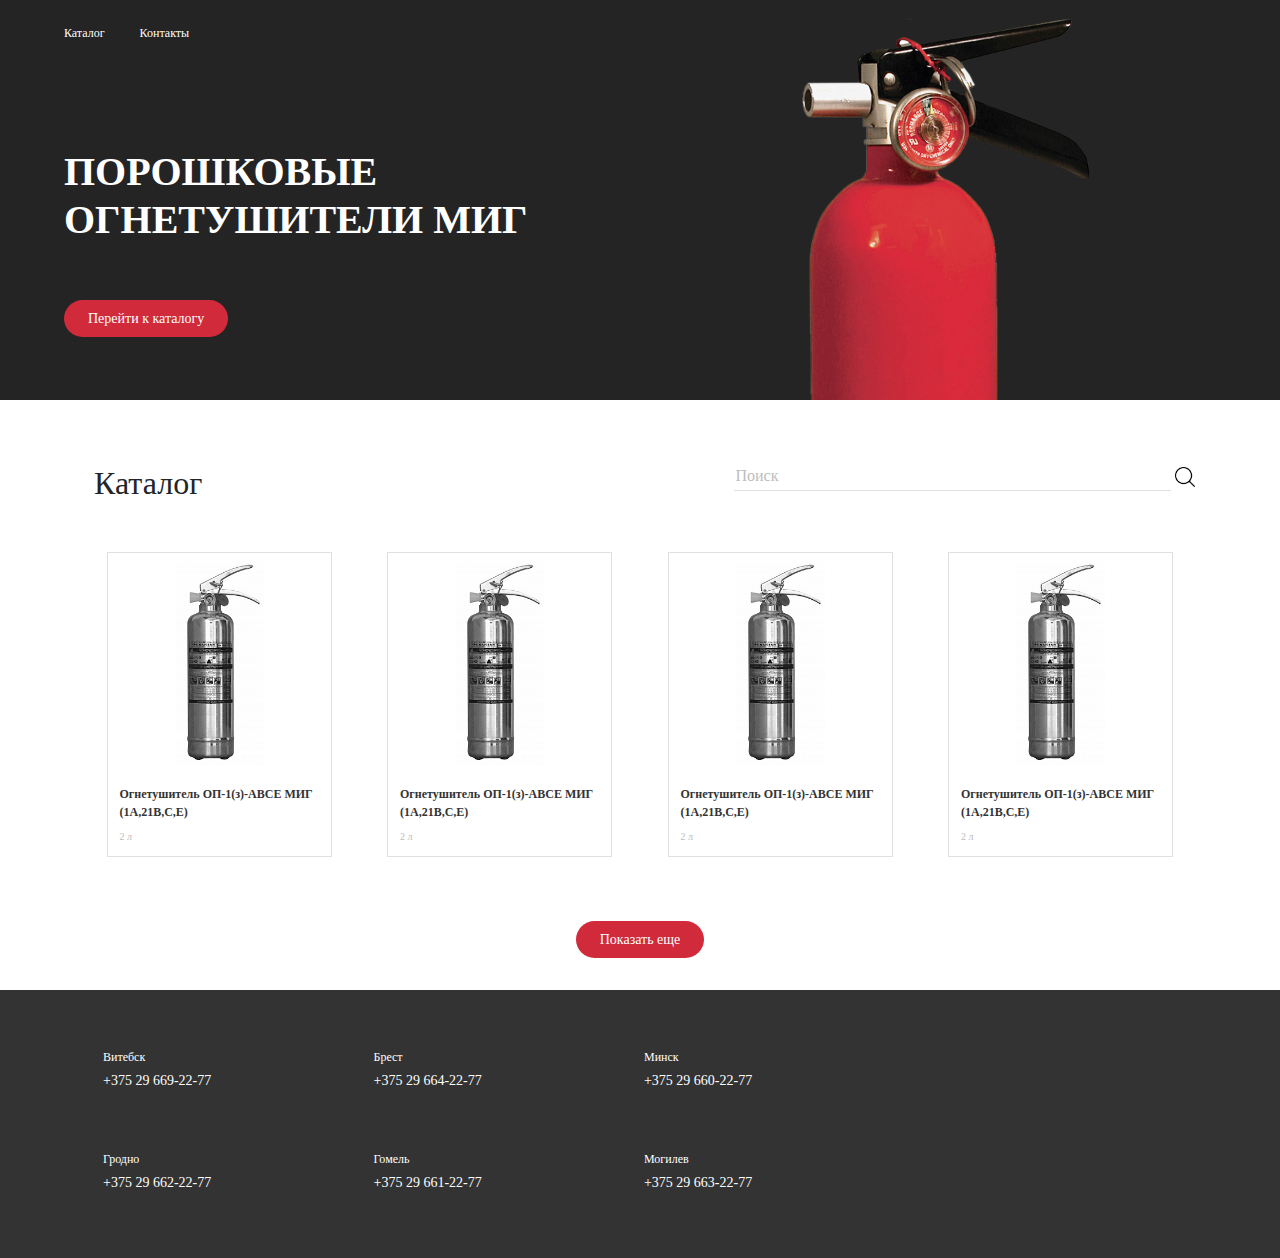
<file: index.html>
<!DOCTYPE html>
<html lang="en">
<head>
    <meta charset="UTF-8">
    <title>Порошковые огнетушители МИГ - Каталог</title>
    <link rel="stylesheet" href="https://stackpath.bootstrapcdn.com/bootstrap/4.3.1/css/bootstrap.min.css"
          integrity="sha384-ggOyR0iXCbMQv3Xipma34MD+dH/1fQ784/j6cY/iJTQUOhcWr7x9JvoRxT2MZw1T" crossorigin="anonymous">
    <link rel="stylesheet" type="text/css" href="css/default.css">
    <link rel="stylesheet" type="text/css" href="css/catalog.css">
    <script src="js/script.js"></script>
</head>
<body>
<section class="main-bg">
    <header>
        <button>Каталог</button>
        <button>Контакты</button>
    </header>
    <div class="header-content">
        <div class="main-text">
            <h1 class="">Порошковые огнетушители МИГ</h1>
            <button id="headerBtn">Перейти к каталогу</button>
        </div>
    </div>
</section>


<section class="row container-fluid section-header">

    <h1 class="products-header">Порошковые огнетушители МИГ</h1>
    <h2 class="col-xs-12 col-sm-12 col-md-7 col-lg-7">Каталог</h2>
    <div class="search col-xs-12 col-sm-12 col-md-5 col-lg-5">
        <form>
            <input type="text" placeholder="Поиск" aria-label="Search">
            <button type="submit" class="search-submit">
                <img src="img/search.png">
            </button>
        </form>
    </div>

        <section class="catalog">
            <div class="row">

                <a href="item.html" class="col-md-4 col-lg-3 col-6">
                    <div class="product ">
                        <div class="good-img">
                            <img src="img/goods/1-bw.jpg" alt="Огнетушитель ОП-1(з)-АВСЕ МИГ (1А,21B,С,Е)"
                                 title="Огнетушитель ОП-1(з)-АВСЕ МИГ (1А,21B,С,Е)">
                        </div>
                        <div class="good-caption">
                            <p class="good-name">Огнетушитель ОП-1(з)-АВСЕ МИГ (1А,21B,С,Е)</p>
                            <p class="good-volume">2 л</p>
                        </div>
                    </div>
                </a>
                <a href="item.html" class="col-md-4 col-lg-3 col-6">
                    <div class="product ">
                        <div class="good-img">
                            <img src="img/goods/1-bw.jpg" alt="Огнетушитель ОП-1(з)-АВСЕ МИГ (1А,21B,С,Е)"
                                 title="Огнетушитель ОП-1(з)-АВСЕ МИГ (1А,21B,С,Е)">
                        </div>
                        <div class="good-caption">
                            <p class="good-name">Огнетушитель ОП-1(з)-АВСЕ МИГ (1А,21B,С,Е)</p>
                            <p class="good-volume">2 л</p>
                        </div>
                    </div>
                </a>
                <a href="item.html" class="col-md-4 col-lg-3 col-6">
                    <div class="product ">
                        <div class="good-img">
                            <img src="img/goods/1-bw.jpg" alt="Огнетушитель ОП-1(з)-АВСЕ МИГ (1А,21B,С,Е)"
                                 title="Огнетушитель ОП-1(з)-АВСЕ МИГ (1А,21B,С,Е)">
                        </div>
                        <div class="good-caption">
                            <p class="good-name">Огнетушитель ОП-1(з)-АВСЕ МИГ (1А,21B,С,Е)</p>
                            <p class="good-volume">2 л</p>
                        </div>
                    </div>
                </a>
                <a href="item.html" class="col-md-4 col-lg-3 col-6">
                    <div class="product ">
                        <div class="good-img">
                            <img src="img/goods/1-bw.jpg" alt="Огнетушитель ОП-1(з)-АВСЕ МИГ (1А,21B,С,Е)"
                                 title="Огнетушитель ОП-1(з)-АВСЕ МИГ (1А,21B,С,Е)">
                        </div>
                        <div class="good-caption">
                            <p class="good-name">Огнетушитель ОП-1(з)-АВСЕ МИГ (1А,21B,С,Е)</p>
                            <p class="good-volume">2 л</p>
                        </div>
                    </div>
                </a>

            </div>
        </section>

    <button id="showMore">Показать еще</button>
</section>


<footer>
    <div class="row container-fluid">
        <div class="row col-lg-9 col-12">
            <div class="contact col-md-4 col-lg-4 col-6">
                <span class="contact-city">Витебск</span><br>
                <span class="contact-phone">+375 29 669-22-77</span>
            </div>
            <div class="contact col-md-4 col-lg-4 col-6">
                <span class="contact-city">Брест</span><br>
                <span class="contact-phone">+375 29 664-22-77</span>
            </div>
            <div class="contact col-md-4 col-lg-4 col-6">
                <span class="contact-city">Минск</span><br>
                <span class="contact-phone">+375 29 660-22-77</span>
            </div>
            <div class="contact col-md-4 col-lg-4 col-6">
                <span class="contact-city">Гродно</span><br>
                <span class="contact-phone">+375 29 662-22-77</span>
            </div>
            <div class="contact col-md-4 col-lg-4 col-6">
                <span class="contact-city">Гомель</span><br>
                <span class="contact-phone">+375 29 661-22-77</span>
            </div>
            <div class="contact col-md-4 col-lg-4 col-6">
                <span class="contact-city">Могилев</span><br>
                <span class="contact-phone">+375 29 663-22-77</span>
            </div>
        </div>
    </div>
</footer>

</body>
</html>
</file>
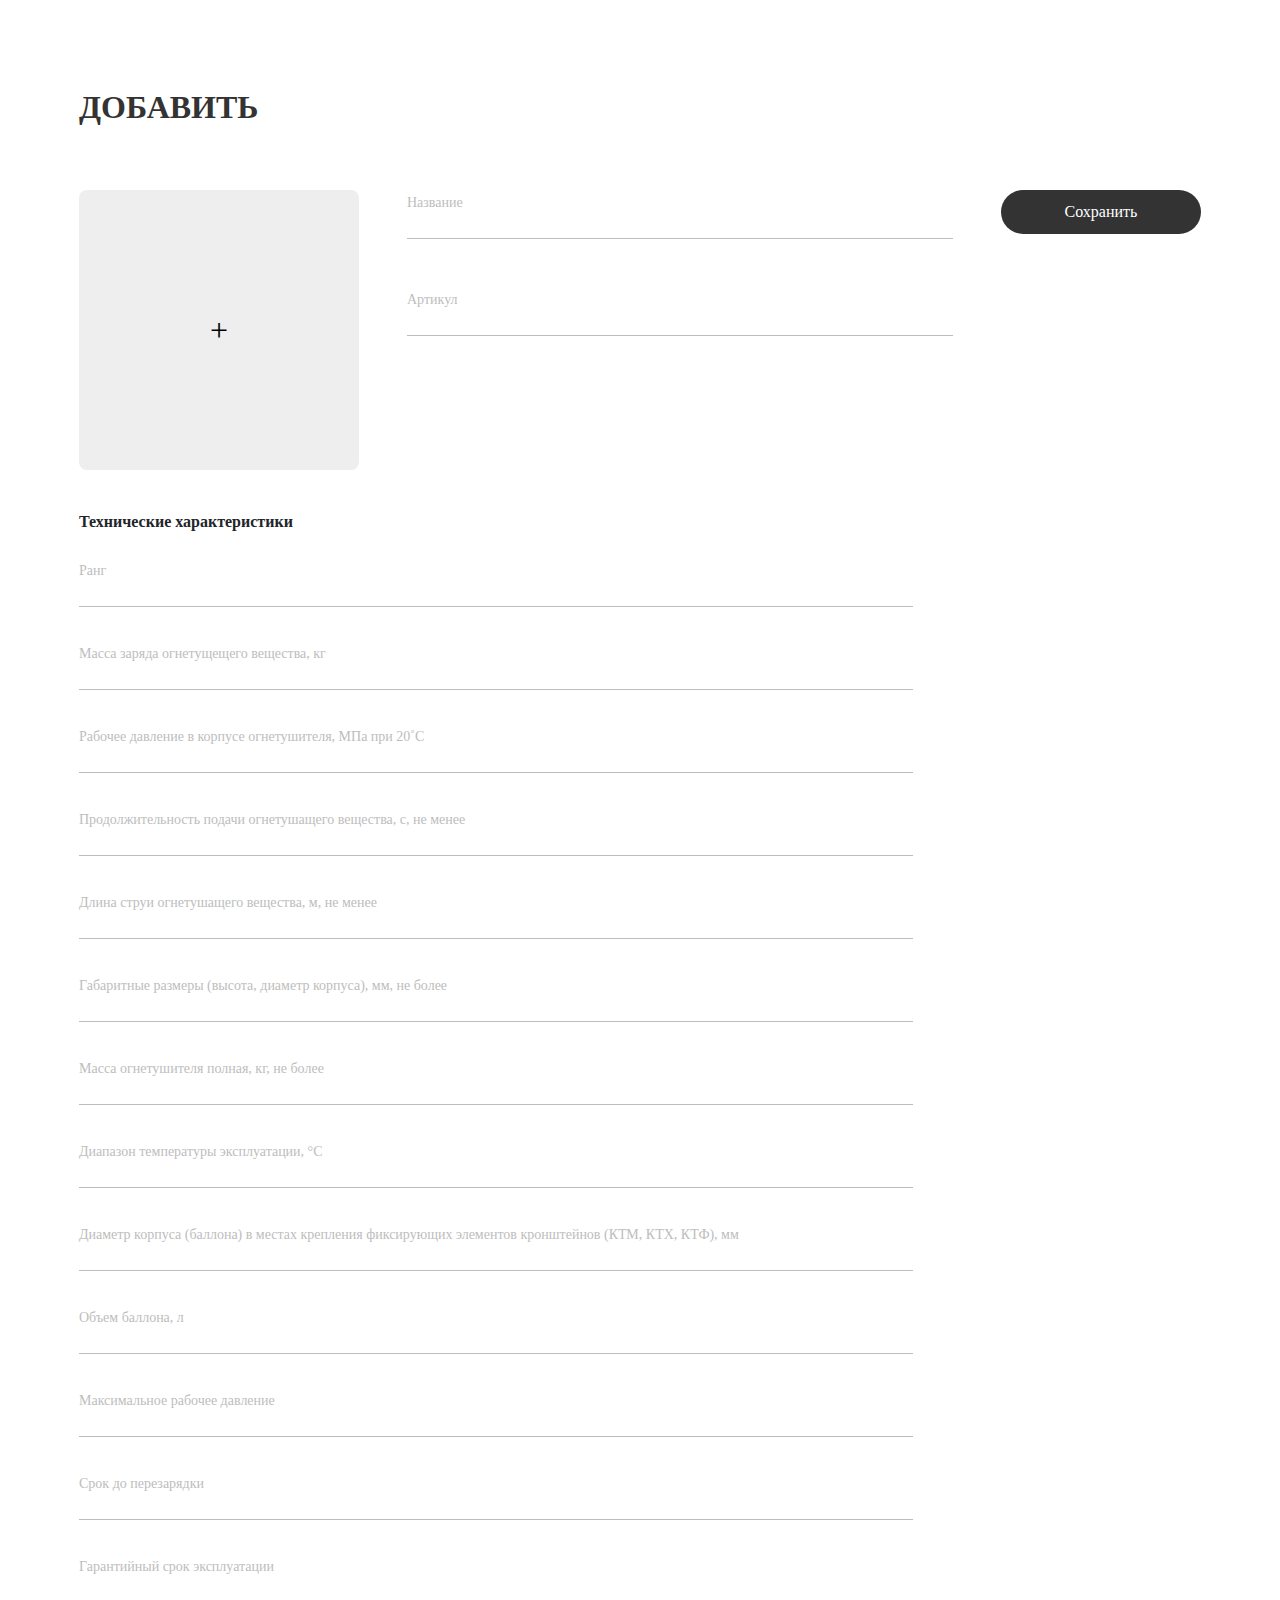
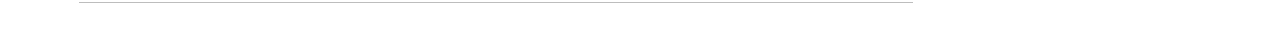
<file: admin-add.html>
<!DOCTYPE html>
<html lang="en">
<head>
    <meta charset="UTF-8">
    <title>Добавить</title>
    <link rel="stylesheet" href="https://stackpath.bootstrapcdn.com/bootstrap/4.3.1/css/bootstrap.min.css"
          integrity="sha384-ggOyR0iXCbMQv3Xipma34MD+dH/1fQ784/j6cY/iJTQUOhcWr7x9JvoRxT2MZw1T" crossorigin="anonymous">
    <link rel="stylesheet" type="text/css" href="css/default.css">
    <link rel="stylesheet" type="text/css" href="css/admin-add-styles.css">
</head>
<body>

<div class=" container-fluid">
    <header>
        <h1 class="header-text">Добавить</h1>
    </header>

    <section class="main-info">
        <div class="img">
            <button>+</button>
        </div>

        <div class="name-vendor-save">
            <form class="name-vendor">
                <label for="name">Название</label>
                <input type="text" id="name">

                <label for="vendor">Артикул</label>
                <input type="text" id="vendor">
            </form>
        </div>

        <div class="save-btn side-btn">
            <button class="save">Сохранить</button>
        </div>
    </section>

    <section class="specifications">
        <p class="section-name">Технические характеристики</p>
        <form class="row">
            <div class="col-xs-12 col-sm-12 col-md-12 col-lg-9">
                <div class="entry-field">
                    <label for="rank">Ранг</label>
                    <input type="text" id="rank">
                </div>

                <div class="entry-field">
                    <label for="massOfCharge">Масса заряда огнетущещего вещества, кг</label>
                    <input type="text" id="massOfCharge">
                </div>

                <div class="entry-field">
                    <label for="pressure">Рабочее давление в корпусе огнетушителя, МПа при 20˚С</label>
                    <input type="text" id="pressure">
                </div>

                <div class="entry-field">
                    <label for="extAgentDuration">Продолжительность подачи огнетушащего вещества, с, не менее</label>
                    <input type="text" id="extAgentDuration">
                </div>

                <div class="entry-field">
                    <label for="jetLength">Длина струи огнетушащего вещества, м, не менее</label>
                    <input type="text" id="jetLength">
                </div>

                <div class="entry-field">
                    <label for="sizes">Габаритные размеры (высота, диаметр корпуса), мм, не более</label>
                    <input type="text" id="sizes">
                </div>

                <div class="entry-field">
                    <label for="mass">Масса огнетушителя полная, кг, не более</label>
                    <input type="text" id="mass">
                </div>

                <div class="entry-field">
                    <label for="temperature">Диапазон температуры эксплуатации, °С</label>
                    <input type="text" id="temperature">
                </div>

                <div class="entry-field">
                    <label for="diameter">Диаметр корпуса (баллона) в местах крепления фиксирующих элементов кронштейнов
                        (КТМ, КТХ, КТФ), мм</label>
                    <input type="text" id="diameter">
                </div>

                <div class="entry-field">
                    <label for="volume">Объем баллона, л</label>
                    <input type="text" id="volume">
                </div>

                <div class="entry-field">
                    <label for="maxPressure">Максимальное рабочее давление</label>
                    <input type="text" id="maxPressure">
                </div>

                <div class="entry-field">
                    <label for="timeToRecharge">Срок до перезарядки</label>
                    <input type="text" id="timeToRecharge">
                </div>

                <div class="entry-field">
                    <label for="warranty">Гарантийный срок эксплуатации</label>
                    <input type="text" id="warranty">
                </div>

            </div>
        </form>

        <div class="save-btn  bottom-btn">
            <button class="save">Сохранить</button>
        </div>
    </section>

</div>

</body>
</html>
</file>
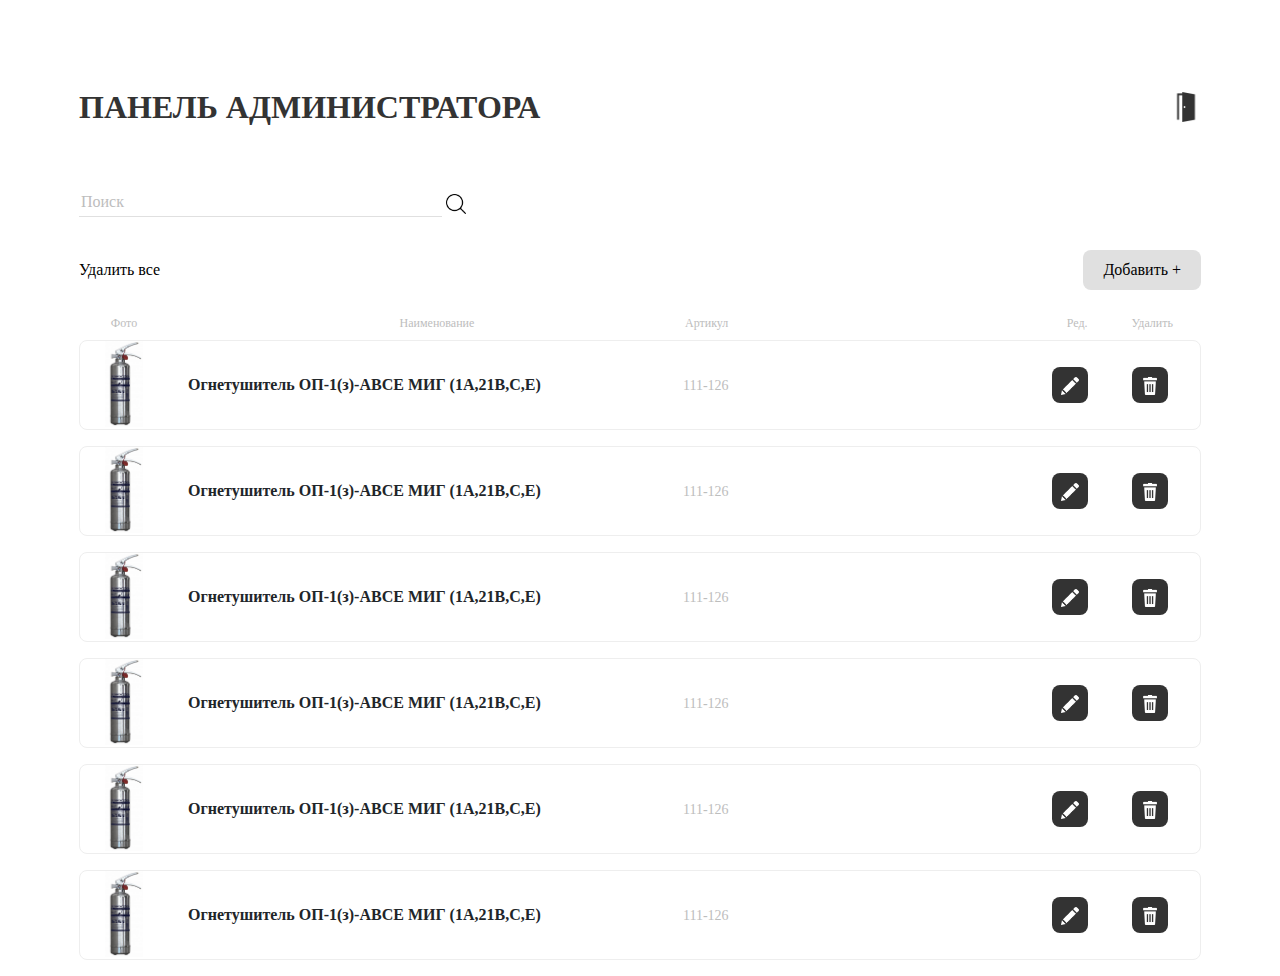
<file: admin.html>
<!DOCTYPE html>
<html lang="en">
<head>
    <meta charset="UTF-8">
    <title>Административная панель</title>
    <link rel="stylesheet" href="https://stackpath.bootstrapcdn.com/bootstrap/4.3.1/css/bootstrap.min.css"
          integrity="sha384-ggOyR0iXCbMQv3Xipma34MD+dH/1fQ784/j6cY/iJTQUOhcWr7x9JvoRxT2MZw1T" crossorigin="anonymous">
    <link rel="stylesheet" type="text/css" href="css/default.css">
    <link rel="stylesheet" type="text/css" href="css/admin-styles.css">
</head>
<body>
<div class=" container-fluid">
    <header>
        <h1 class="header-text">Панель администратора</h1>
        <button class="logout-btn"><img src="img/log-out.png" title="Выйти"></button>
    </header>

    <div class="search">
        <form>
            <input type="text" placeholder="Поиск" aria-label="Search">
            <button type="submit" class="search-submit">
                <img src="img/search.png">
            </button>
        </form>
    </div>

    <div class="table">
        <div class="table-controls row">
            <div class="col-6">
                <button class="remove-all-btn">Удалить все</button>
            </div>
            <div class="col-6 add">
                <a href="admin-add.html"><button class="add-btn">Добавить +</button></a>
            </div>
        </div>

        <div class="table-header">
            <div class="img">Фото</div>
            <div class="info">
                <div class="name">Наименование</div>
                <div class="other">
                    <div class="vendor">Артикул</div>
                    <div class="edit-remove">
                        <div class="edit">Ред.</div>
                        <div class="remove">Удалить</div>
                    </div>
                </div>
            </div>
        </div>

        <div class="item">
            <div class="item-img">
                <img src="img/goods/1.jpg">
            </div>

            <div class="item-info row">
                <div class="item-name col-xs-12 col-sm-12 col-md-6 col-lg-6">
                    <span>Огнетушитель ОП-1(з)-АВСЕ МИГ (1А,21B,С,Е)</span>
                </div>
                <div class="item-other col-xs-12 col-sm-12 col-md-6 col-lg-6">
                    <span class="item-vendor">111-126</span>
                    <div class="item-btns">
                        <button class="edit-btn"><img src="img/edit.png" title="Изменить"></button>
                        <button class="remove-btn"><img src="img/remove.png" title="Удалить"></button>
                    </div>
                </div>
            </div>
        </div>
        <div class="item">
            <div class="item-img">
                <img src="img/goods/1.jpg">
            </div>

            <div class="item-info row">
                <div class="item-name col-xs-12 col-sm-12 col-md-6 col-lg-6">
                    <span>Огнетушитель ОП-1(з)-АВСЕ МИГ (1А,21B,С,Е)</span>
                </div>
                <div class="item-other col-xs-12 col-sm-12 col-md-6 col-lg-6">
                    <span class="item-vendor">111-126</span>
                    <div class="item-btns">
                        <button class="edit-btn"><img src="img/edit.png" title="Изменить"></button>
                        <button class="remove-btn"><img src="img/remove.png" title="Удалить"></button>
                    </div>
                </div>
            </div>
        </div>
        <div class="item">
            <div class="item-img">
                <img src="img/goods/1.jpg">
            </div>

            <div class="item-info row">
                <div class="item-name col-xs-12 col-sm-12 col-md-6 col-lg-6">
                    <span>Огнетушитель ОП-1(з)-АВСЕ МИГ (1А,21B,С,Е)</span>
                </div>
                <div class="item-other col-xs-12 col-sm-12 col-md-6 col-lg-6">
                    <span class="item-vendor">111-126</span>
                    <div class="item-btns">
                        <button class="edit-btn"><img src="img/edit.png" title="Изменить"></button>
                        <button class="remove-btn"><img src="img/remove.png" title="Удалить"></button>
                    </div>
                </div>
            </div>
        </div>
        <div class="item">
            <div class="item-img">
                <img src="img/goods/1.jpg">
            </div>

            <div class="item-info row">
                <div class="item-name col-xs-12 col-sm-12 col-md-6 col-lg-6">
                    <span>Огнетушитель ОП-1(з)-АВСЕ МИГ (1А,21B,С,Е)</span>
                </div>
                <div class="item-other col-xs-12 col-sm-12 col-md-6 col-lg-6">
                    <span class="item-vendor">111-126</span>
                    <div class="item-btns">
                        <button class="edit-btn"><img src="img/edit.png" title="Изменить"></button>
                        <button class="remove-btn"><img src="img/remove.png" title="Удалить"></button>
                    </div>
                </div>
            </div>
        </div>
        <div class="item">
            <div class="item-img">
                <img src="img/goods/1.jpg">
            </div>

            <div class="item-info row">
                <div class="item-name col-xs-12 col-sm-12 col-md-6 col-lg-6">
                    <span>Огнетушитель ОП-1(з)-АВСЕ МИГ (1А,21B,С,Е)</span>
                </div>
                <div class="item-other col-xs-12 col-sm-12 col-md-6 col-lg-6">
                    <span class="item-vendor">111-126</span>
                    <div class="item-btns">
                        <button class="edit-btn"><img src="img/edit.png" title="Изменить"></button>
                        <button class="remove-btn"><img src="img/remove.png" title="Удалить"></button>
                    </div>
                </div>
            </div>
        </div>
        <div class="item">
            <div class="item-img">
                <img src="img/goods/1.jpg">
            </div>

            <div class="item-info row">
                <div class="item-name col-xs-12 col-sm-12 col-md-6 col-lg-6">
                    <span>Огнетушитель ОП-1(з)-АВСЕ МИГ (1А,21B,С,Е)</span>
                </div>
                <div class="item-other col-xs-12 col-sm-12 col-md-6 col-lg-6">
                    <span class="item-vendor">111-126</span>
                    <div class="item-btns">
                        <button class="edit-btn"><img src="img/edit.png" title="Изменить"></button>
                        <button class="remove-btn"><img src="img/remove.png" title="Удалить"></button>
                    </div>
                </div>
            </div>
        </div>

    </div>
</div>
</body>
</html>
</file>
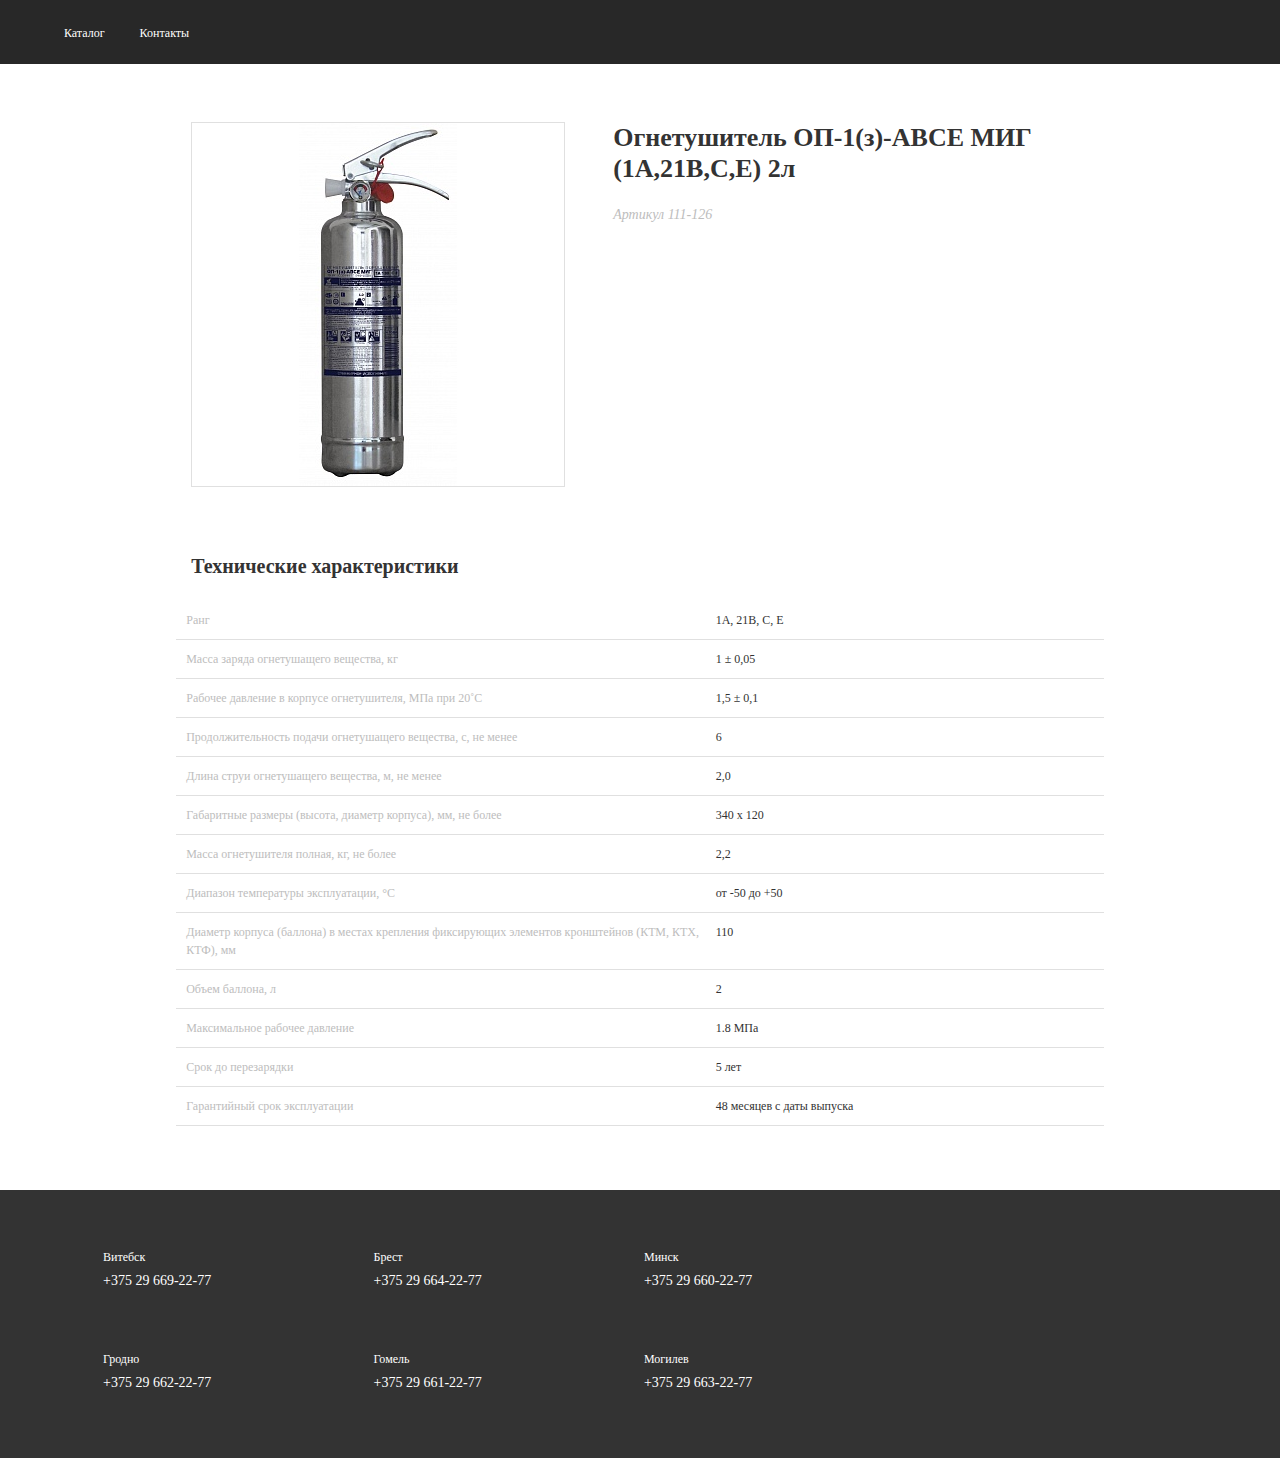
<file: item.html>
<!DOCTYPE html>
<html lang="en">
<head>
    <meta charset="UTF-8">
    <title>Огнетушитель ОП-1(з)-АВСЕ МИГ (1А,21B,С,Е) 2л</title>
    <link rel="stylesheet" href="https://stackpath.bootstrapcdn.com/bootstrap/4.3.1/css/bootstrap.min.css"
          integrity="sha384-ggOyR0iXCbMQv3Xipma34MD+dH/1fQ784/j6cY/iJTQUOhcWr7x9JvoRxT2MZw1T" crossorigin="anonymous">
    <link rel="stylesheet" type="text/css" href="css/item.css">
    <link rel="stylesheet" type="text/css" href="css/default.css">
</head>

<section class="main-bg">
    <header>
        <button>Каталог</button>
        <button>Контакты</button>
    </header>
</section>
<div class=" container-fluid">
    <section class="row main-info">
        <div class="col-lg-5 col-md-6 img-container">
            <img src="img/goods/1.jpg">
        </div>
        <div class="col-lg-7 col-md-6 caption">
            <h2 class="product-name">Огнетушитель ОП-1(з)-АВСЕ МИГ (1А,21B,С,Е) 2л</h2>
            <span class="vendor-code">Артикул 111-126</span>
        </div>
    </section>

    <section class="table">
        <p class="specifications">Технические характеристики</p>
        <div class="row">
            <span class="col-md-7 spec-title">Ранг</span>
            <span class="col-md-5 spec-value">1A, 21B, C, E</span>
        </div>
        <div class="row">
            <span class="col-md-7 spec-title">Масса заряда огнетушащего вещества, кг</span>
            <span class="col-md-5 spec-value">1 ± 0,05</span>
        </div>
        <div class="row">
            <span class="col-md-7 spec-title">Рабочее давление в корпусе огнетушителя, МПа при 20˚С</span>
            <span class="col-md-5 spec-value">1,5 ± 0,1</span>
        </div>
        <div class="row">
            <span class="col-md-7 spec-title">Продолжительность подачи огнетушащего вещества, с, не менее</span>
            <span class="col-md-5 spec-value">6</span>
        </div>
        <div class="row">
            <span class="col-md-7 spec-title">Длина струи огнетушащего вещества, м, не менее</span>
            <span class="col-md-5 spec-value">2,0</span>
        </div>
        <div class="row">
            <span class="col-md-7 spec-title">Габаритные размеры (высота, диаметр корпуса), мм, не более</span>
            <span class="col-md-5 spec-value">340 x 120</span>
        </div>
        <div class="row">
            <span class="col-md-7 spec-title">Масса огнетушителя полная, кг, не более</span>
            <span class="col-md-5 spec-value">2,2</span>
        </div>
        <div class="row">
            <span class="col-md-7 spec-title">Диапазон температуры эксплуатации, °С</span>
            <span class="col-md-5 spec-value">от -50 до +50</span>
        </div>
        <div class="row">
            <span class="col-md-7 spec-title">Диаметр корпуса (баллона) в местах крепления фиксирующих элементов кронштейнов (КТМ, КТХ, КТФ), мм</span>
            <span class="col-md-5 spec-value">110</span>
        </div>
        <div class="row">
            <span class="col-md-7 spec-title">Объем баллона, л</span>
            <span class="col-md-5 spec-value">2</span>
        </div>
        <div class="row">
            <span class="col-md-7 spec-title">Максимальное рабочее давление</span>
            <span class="col-md-5 spec-value">1.8 МПа</span>
        </div>
        <div class="row">
            <span class="col-md-7 spec-title">Срок до перезарядки</span>
            <span class="col-md-5 spec-value">5 лет</span>
        </div>
        <div class="row">
            <span class="col-md-7 spec-title">Гарантийный срок эксплуатации</span>
            <span class="col-md-5 spec-value">48 месяцев с даты выпуска</span>
        </div>
    </section>
</div>

<footer>
    <div class="row container-fluid">
        <div class="row col-lg-9 col-12">
            <div class="contact col-md-4 col-lg-4 col-6">
                <span class="contact-city">Витебск</span><br>
                <span class="contact-phone">+375 29 669-22-77</span>
            </div>
            <div class="contact col-md-4 col-lg-4 col-6">
                <span class="contact-city">Брест</span><br>
                <span class="contact-phone">+375 29 664-22-77</span>
            </div>
            <div class="contact col-md-4 col-lg-4 col-6">
                <span class="contact-city">Минск</span><br>
                <span class="contact-phone">+375 29 660-22-77</span>
            </div>
            <div class="contact col-md-4 col-lg-4 col-6">
                <span class="contact-city">Гродно</span><br>
                <span class="contact-phone">+375 29 662-22-77</span>
            </div>
            <div class="contact col-md-4 col-lg-4 col-6">
                <span class="contact-city">Гомель</span><br>
                <span class="contact-phone">+375 29 661-22-77</span>
            </div>
            <div class="contact col-md-4 col-lg-4 col-6">
                <span class="contact-city">Могилев</span><br>
                <span class="contact-phone">+375 29 663-22-77</span>
            </div>
        </div>
    </div>
</footer>

</body>
</html>
</file>
<file: css/default.css>
/*.col, .col-1, .col-10, .col-11, .col-12, .col-2, .col-3, .col-4, .col-5, .col-6, .col-7, .col-8, .col-9,
.col-auto, .col-lg, .col-lg-1, .col-lg-10, .col-lg-11, .col-lg-12, .col-lg-2, .col-lg-3, .col-lg-4, .col-lg-5,
.col-lg-6, .col-lg-7, .col-lg-8, .col-lg-9, .col-lg-auto, .col-md, .col-md-1, .col-md-10, .col-md-11, .col-md-12,
.col-md-2, .col-md-3, .col-md-4, .col-md-5, .col-md-6, .col-md-7, .col-md-8, .col-md-9, .col-md-auto, .col-sm,
.col-sm-1, .col-sm-10, .col-sm-11, .col-sm-12, .col-sm-2, .col-sm-3, .col-sm-4, .col-sm-5, .col-sm-6, .col-sm-7,
.col-sm-8, .col-sm-9, .col-sm-auto, .col-xl, .col-xl-1, .col-xl-10, .col-xl-11, .col-xl-12, .col-xl-2, .col-xl-3,
.col-xl-4, .col-xl-5, .col-xl-6, .col-xl-7, .col-xl-8, .col-xl-9, .col-xl-auto, .row {
    padding: 0!important;
    margin-left: 0 !important;
    margin-right: 0 !important;
}*/

.container-fluid {
    margin-left: auto !important;
    margin-right: auto !important;
}

:root {
    --light-grey: #E0E0E0;
    --grey: #BDBDBD;
    --dark-grey: #333;
    --bg-color: #F5F5F5;
    --item-size: 228px;
}

* {
    margin: 0;
    padding: 0;
    text-decoration: none;
    font-family: "Century Gothic";
    background: none;
    border: none;

}

a, a:hover {
    color: var(--dark-grey);
    text-decoration: none;
}

header {
    z-index: 5;
    padding-top: 24px;
    padding-left: 64px;
    width: 100%;
    font-size: 12px;
}

header > button {
    color: #fff;
    margin-left: 32px;
}

header > button:first-of-type {
    margin-left:0;
}

.container-fluid {
    margin: 0 auto;
}

.container {
    margin: 0 auto !important;
}

.search > form {
    width: 100%;
}

.search > form > input {
    width: calc(100% - 30px);
    border: none;
    border-bottom: 1px solid var(--light-grey);
    padding-bottom: 2px;
}

.search > form > input::placeholder {
    color: var(--grey);
    font-size: 16px;
    padding: 2px;
}

.search-submit {
    width: 20px;
    height: 20px;
    border: none;
    background: none;
}

.search-submit > img {
    width: 100%;
    height: 100%;
}

footer {
    width: 100%;
    background-color: var(--dark-grey);
    padding-bottom: 64px;
}

.contact {
    padding-top: 54px;
    padding-left: 24px;
}

.contact-city {
    font-size: 12px;
    color: #FFFFFF;
}

.contact-phone {
    font-size: 14px;
    color: #FFFFFF;
}

@media (max-width: 552px) {

    .main-bg {
        display: none;
    }

    .container-fluid {
        padding: 12px;
    }
}

@media (max-width: 992px) {

}

@media (min-width: 1200px) {

    .container-fluid {
        width: calc(100% - 128px);
        margin-left: 64px;
        margin-right: 64px;
    }
}
</file>
<file: css/catalog.css>
* {
    border: none;
}

:root {
    --light-grey: #E0E0E0;
    --grey: #BDBDBD;
    --dark-grey: #333;
    --bg-color: #F5F5F5;
    --item-size: 228px;
}

.main-bg {
    width: 100%;
    height: 400px;
    background-image: url("../img/main-bg.png");
    background-size: cover;
    background-position: center;

}

.header-content {
    z-index: 2;
    position: relative;
    text-align: center;
    height: 100%;
    display: flex;
    align-items: center;
    justify-content: flex-start;
    padding-left: 64px;
}

.main-text {
    width: 50%;
    text-align: left;
}

#headerBtn, #showMore {
    background: #d02a3b;
    border-radius: 24px;
    color: #fff;
    margin-top: 48px;
    font-size: 14px;
    padding: 8px 24px;
    position: relative;
    transition: all 0.5s;
}

#showMore {
    margin: 0 auto;
    margin-bottom: 32px;
}
#showMore:hover{
    color: #d02a3b;
}

#headerBtn:hover, #showMore:hover {
    background: none;
}

#headerBtn::after, #showMore::after {
    content: '';
    position: absolute;
    top: 0;
    left: 0;
    width: 100%;
    height: 100%;
    opacity: 0;
    transition: all 0.3s;
    border: 1px solid rgba(208, 42, 59, 1);
    border-radius: 24px;
}

#headerBtn:hover::after, #showMore:hover::after {
    opacity: 1;
    transform: scale(1, 1);
}

h1 {
    font-size: 40px;
    text-transform: uppercase;
    font-weight: bolder;
    padding: 0 !important;
    color: #fff;
}

h1.products-header {
    display: none;
    color: #282828;
    font-size: 28px;
    margin-bottom: 32px;
    margin-top: 48px;
}

h2 {
    margin-bottom: 48px;
}

.section-header {
    display: flex;
    justify-content: space-between;
    margin-top: 64px;
    position: relative;
}

.search {
    display: flex;
    align-items: flex-start;
    justify-content: flex-end;
    height: 40px;
    width: 100%;
    margin-bottom: 48px;
    padding-left: 0 !important;
    padding-right: 0 !important;
}

.catalog {
    display: flex;
    flex-flow: row wrap;
    justify-content: space-between;
    width: 100%;
}

.catalog > .row {
    width: 100%;
    margin: 0 !important;
}

.catalog > .container {
    display: flex;
    justify-content: space-between;
    /*padding: 0 !important;*/
}

.catalog > .row::after {
    content: "";
    flex: auto;
}

.catalog > .row > a, .catalog > .row > div {
    width: var(--item-size);
    /*padding: 0 !important;*/
    margin: 0 0 64px 0;
}

.catalog > .row > a {
    display: flex;
    justify-content: center;
}

.catalog > .row > a > div {
    text-align: center;
}

.product {
    width: 90%;
    border: 0.8px solid vaR(--light-grey);
    text-align: center;
}

.good-img {
    /*    width: var(--item-size);
        height: var(--item-size);*/
    width: 100%;
    text-align: center;
    background-color: #FFF;
    border-radius: 16px;
}

.good-img > img {
    max-height: calc(var(--item-size) - 8px);
    max-width: calc(var(--item-size) - 8px);
    padding: 8px;
}

.good-caption {
    width: 100%;
    text-align: left;
    padding: 12px 0;
    margin-right: 0 !important;
}

.good-caption > p {
    padding: 0 12px;
}

.good-name {
    font-size: 12px;
    font-weight: bold;
    margin-bottom: 8px;
}

.good-volume {
    font-size: 10px;
    color: var(--grey);
    margin: 0;
}

@media (max-width: 768px) {

    .search {
        display: flex;
        justify-content: flex-start;
    }

}

@media (max-width: 576px) {

    .product {
        width: 100%;
    }

    .catalog > .row > a {
        display: flex;
        justify-content: center;
        padding: 0 5px !important;
        margin-bottom: 10px;
    }

    .search {
        margin-bottom: 24px;
    }

    h1.products-header {
        display: block;
    }

    .section-header {
        margin: 0;
    }

    h2 {
        margin-bottom: 24px;
        font-size: 24px;
        padding-left: 0 !important;
        padding-right: 0 !important;
    }

    .contact {
        padding-top: 20px;
    }

    .contact > span {
        font-size: 12px;
    }
}
</file>
<file: css/admin-add-styles.css>
:root {
    --light-grey: #E0E0E0;
    --grey: #BDBDBD;
    --dark-grey: #333;
    --bg-color: #F5F5F5;
    --item-size: 228px;
    --img-size-lg: 90px;
    --img-size-sm: 110px;
    --save-btn-width: 200px;
}

* {
    margin: 0;
    padding: 0;
    text-decoration: none;
    font-family: "Century Gothic";
}

button, input {
    background: none;
    border: none;
}

header {
    display: flex;
    justify-content: space-between;
    align-items: center;
    padding-left: 0;
}

.header-text {
    margin: 64px 0;
    color: var(--dark-grey);
    text-transform: uppercase;
    font-size: 32px;
    font-weight: bold;
    margin-right: 40px;
}

.main-info {
    height: 280px;
    display: flex;
}

.img {
    display: flex;
    justify-content: center;
    align-items: center;
    background-color: #eeeeee;
    border-radius: 8px;
    width: 280px;
    height: 280px;
}

.img > button {
    font-size: 32px;
}

.name-vendor-save {
    width: calc(100% - 280px - var(--save-btn-width));
}

.name-vendor {
    width: 100%;
    padding: 0 48px;
}

.name-vendor > input, .entry-field > input  {
    width: 100%;
    border-bottom: 0.8px solid var(--grey);
}

.name-vendor > input:first-of-type {
    margin-bottom: 48px;
}

.name-vendor > label, .entry-field > label {
    color: var(--grey);
    font-size: 14px;
    margin-bottom: 0;
}

.save-btn {
    margin-bottom: 64px;
}

.save {
    background-color: var(--dark-grey);
    color: #fff;
    font-size: 16px;
    border-radius: 24px;
    width: var(--save-btn-width);
    padding: 10px 0;
}

.side-btn > .save{
/*    position: fixed;*/
}

.section-name {
    font-weight: bold;
    margin: 40px 0 24px 0;
}

.specifications {
}

.entry-field {
    margin-bottom: 34px;
    text-align: left;
}

.bottom-btn {
    display: none;
    width: 100%;
    text-align: center;
}

@media (max-width: 992px) {

    .name-vendor-save {
        width: calc(100% - 280px);
    }

    .side-btn {
        display: none;
    }

    .bottom-btn {
        display: block;
    }
}

@media (max-width: 768px) {

    .main-info {
        display: block;
        height: auto;
        width: 100%;
    }

    .img {
/*        width: 236px;
        height: 236px;*/
        width: 50%;
        height: 0;
        padding-top: 50%;
    }

    .img > button {
        padding-bottom: 100%;
    }

    .name-vendor-save {
        width: 100%;
    }

    .name-vendor {
        padding: 32px 0;
    }
}
</file>
<file: css/admin-styles.css>
:root {
    --light-grey: #E0E0E0;
    --grey: #BDBDBD;
    --dark-grey: #333;
    --bg-color: #F5F5F5;
    --item-size: 228px;
    --img-size-lg: 90px;
    --img-size-sm: 110px
}

* {
    margin: 0;
    padding: 0;
    text-decoration: none;
    font-family: "Century Gothic";
}

header {
    display: flex;
    justify-content: space-between;
    align-items: center;
    padding-left: 0;
}

.header-text {
    margin: 64px 0;
    color: var(--dark-grey);
    text-transform: uppercase;
    font-size: 32px;
    font-weight: bold;
    margin-right: 40px;
}

.logout-btn {
    width: 30px;
    height: 30px;
    background: none;
    border: none;
}

.logout-btn > img {
    width: 100%;
    opacity: .8;
}

.search {
    width: 35%;
    min-width: 360px;
    height: 40px;
    margin-bottom: 20px;
}

.table-controls {
    margin-bottom: 24px;
}

.remove-all-btn, .add-btn {
    height: 40px;
    border: none;
    border-radius: 8px;
}

.remove-all-btn {
    background: none;
}

.add-btn {
    background-color: var(--light-grey);
    padding: 0 20px;
}

.add {
    display: flex;
    justify-content: flex-end;
}

.table-header {
    font-size: 12px;
    color: var(--grey);
    display: flex;
    text-align: center;
    margin-bottom: 8px;
}

.img {
    width: var(--img-size-lg);
}

.info, .other, .edit-remove  {
    display: inline-flex;
}

.info {
    width: calc(100% - var(--img-size-lg));
}

.name, .other {
    width: 50%;
}

.name {
    padding-left: 20px;
}

.other {
    justify-content: space-between;
    padding-right: 28px;
}

.edit {
    padding-right: 44px;
}

.item {
    border: 1px solid #eee;
    border-radius: 8px;
    min-height: var(--img-size-lg);
    width: 100%;
    display: flex;
    align-items: center;
    margin-bottom: 16px;
}

.item-img {
    height: calc(var(--img-size-lg) - 2px);
    width: calc(var(--img-size-lg) - 2px);
    border-radius: 8px;
    text-align: center;
}

.item-img > img {
    max-width: calc(var(--img-size-lg) - 4px);
    max-height: calc(var(--img-size-lg) - 4px);
}

.item-info {
    width: calc(100% - var(--img-size-lg));
    display: flex;
    padding: 10px 0;
    align-items: center;
}

.item-info > div {
/*    padding: 0 !important;*/
}

.item-name {
    width: 50%
}

.item-name > span {
    font-weight: bold;
    padding-right: 24px;
    padding-left: 20px;
}

.item-other {
    display: flex;
    justify-content: space-between;
    align-items: center;
    width: 50%;
}

.item-vendor {
    color: var(--grey);
    font-size: 14px;
}

.item-btns {
    justify-self: flex-end;
}

.edit-btn {
    margin-right: 40px;
}

.edit-btn, .remove-btn {
    background-color: var(--dark-grey);
    width: 36px;
    height: 36px;
    border: none;
    color: #ffffff;
    -webkit-border-radius: 8px;
    -moz-border-radius: 8px;
    border-radius: 8px;
    text-align: center;
}

.edit-btn > img, .remove-btn > img {
    height: 50%;
    margin-bottom: 2px;
}

@media (max-width: 768px) {

    .search {
        width: 100%;
    }

    .item-other {
        margin-top: 15px;
    }

    .table-header {
        display: none;
    }
}

    @media (max-width: 992px) {

        .item-name, .item-other {
            width: 100%;
        }

        .edit-btn {
            margin-right: 24px;
        }

        .item-name > span {
            padding-left: 0;
        }
    }
</file>
<file: css/item.css>
:root {
    --light-grey: #E0E0E0;
    --grey: #BDBDBD;
    --dark-grey: #333;
    --bg-color: #F5F5F5;
    --item-size: 228px;
}

.product-name {
    font-size: 26px;
    font-weight: bolder;
    color: var(--dark-grey);
    margin-bottom: 18px;
}

.main-bg {
    width: 100%;
    height: 64px;
    background-color: #282828;
}

.main-info {
    margin: 0 auto;
    margin-top: 58px;
    width: 80%;
}

.img-container {
    text-align: center;
    border: .8px solid var(--light-grey);
}

.caption {
    padding-left: 48px;
}

.vendor-code {
    font-size: 14px;
    color: var(--grey);
    font-style: italic;
}

.specifications {
    font-weight: bold;
    color: var(--dark-grey);
    font-size: 20px;
    margin: 64px 0 20px 0;
}

.table > .row > span {
    padding: 0 !important;
}

.table {
    margin: 0 auto 64px auto;
    width: 80%;
}

.table > .row {
    padding: 10px;
    border-bottom: 0.8px solid var(--light-grey);
}

.spec-title {
    font-size: 12px;
    color: var(--grey);
}

.spec-value {
    font-size: 12px;
    color: var(--dark-grey);
}

@media (max-width: 768px) {

    h1 {
        margin-top: 32px;
    }

    .table {
        width: 100%;
    }

    .caption {
        padding-left: 0;
        margin-top: 32px;
    }
}

@media (max-width: 992px) {

    .table {
        width: 90%;
    }

    .main-info {
        width: 100%;
    }

    .caption {
        padding-left: 24px;
    }

}

@media (max-width: 576px) {
    .main-info {
        margin-top: 48px;
    }
}
</file>
